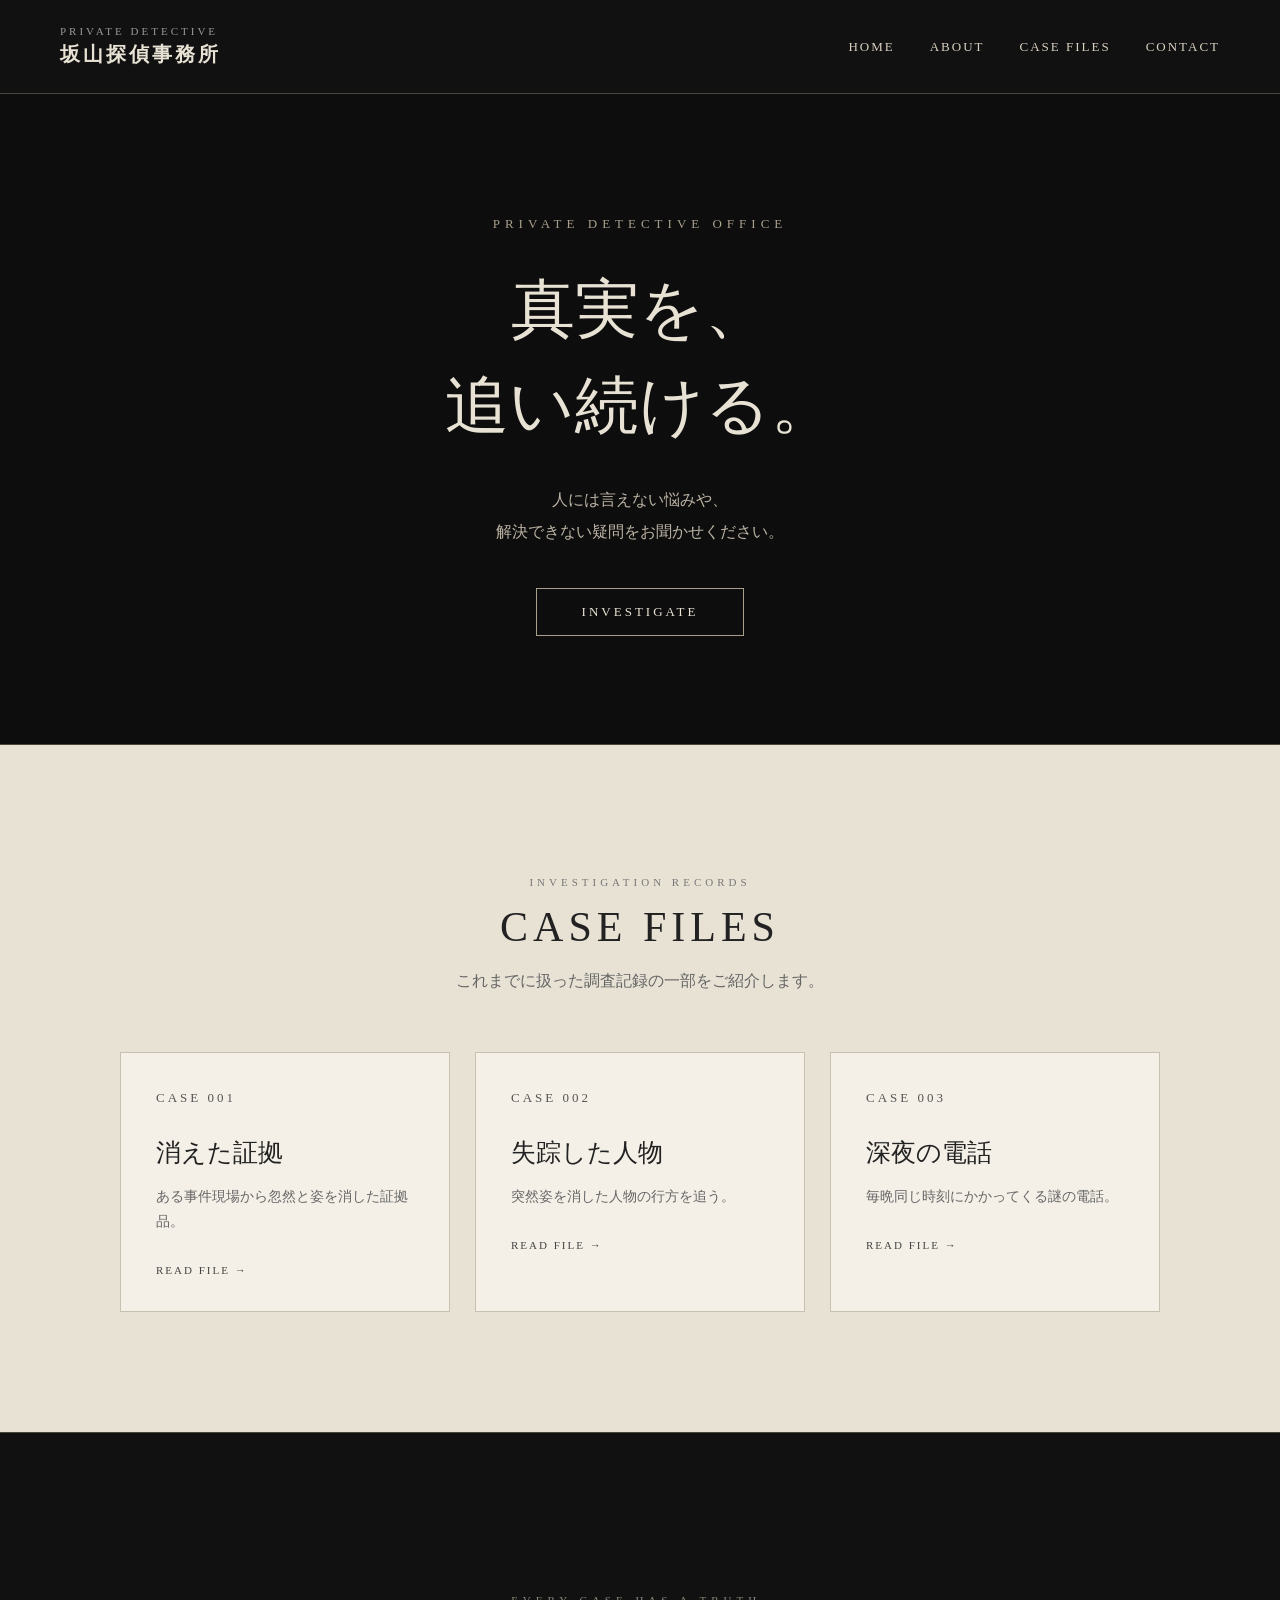
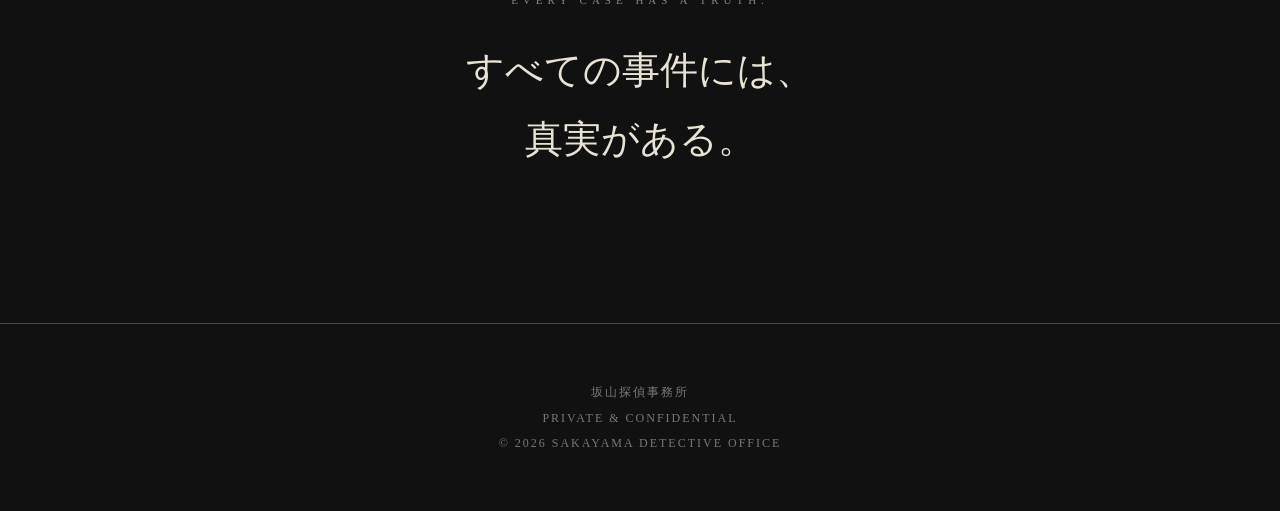
<file: index.html>
<!DOCTYPE html>
<html lang="ja">

<head>
    <meta charset="UTF-8">
    <meta name="viewport" content="width=device-width, initial-scale=1.0">

    <meta name="robots" content="noindex, nofollow">

    <title>坂山探偵事務所</title>

    <link rel="stylesheet" href="style.css">
</head>

<body>
    <!-- OPENING -->
    <div class="opening-screen">

        <div class="opening-content">

            <p>
            PRIVATE DETECTIVE
            </p>

            <h1>
            坂山探偵事務所
            </h1>

            <span>
            EVERY CASE HAS A TRUTH.
            </span>

        </div>

    </div>


    <!-- ヘッダー -->

    <header>

        <div class="logo">
            <span>PRIVATE DETECTIVE</span>
            <strong>坂山探偵事務所</strong>
        </div>

        <nav>
            <a href="index.html">HOME</a>
            <a href="about.html">ABOUT</a>
            <a href="works.html">CASE FILES</a>
            <a href="contact.html">CONTACT</a>
        </nav>

    </header>


    <!-- メイン -->

    <main>

        <!-- ヒーロー -->

        <section class="hero">

            <div class="hero-content">

                <p class="hero-subtitle">
                    PRIVATE DETECTIVE OFFICE
                </p>

                <h1>
                    真実を、<br>
                    追い続ける。
                </h1>

                <p class="hero-text">
                    人には言えない悩みや、<br>
                    解決できない疑問をお聞かせください。
                </p>

                <a href="about.html" class="main-button">
                    INVESTIGATE
                </a>

            </div>

        </section>


        <!-- CASE FILES -->

        <section class="case-section">

            <p class="section-label">
                INVESTIGATION RECORDS
            </p>

            <h2>
                CASE FILES
            </h2>

            <p class="section-description">
                これまでに扱った調査記録の一部をご紹介します。
            </p>


            <div class="case-container">


                <!-- CASE 01 -->

                <a href="works.html" class="case-card">

                    <span class="case-number">
                        CASE 001
                    </span>

                    <h3>
                        消えた証拠
                    </h3>

                    <p>
                        ある事件現場から忽然と姿を消した証拠品。
                    </p>

                    <span class="read-more">
                        READ FILE →
                    </span>

                </a>


                <!-- CASE 02 -->

                <a href="works.html" class="case-card">

                    <span class="case-number">
                        CASE 002
                    </span>

                    <h3>
                        失踪した人物
                    </h3>

                    <p>
                        突然姿を消した人物の行方を追う。
                    </p>

                    <span class="read-more">
                        READ FILE →
                    </span>

                </a>


                <!-- CASE 03 -->

                <a href="works.html" class="case-card">

                    <span class="case-number">
                        CASE 003
                    </span>

                    <h3>
                        深夜の電話
                    </h3>

                    <p>
                        毎晩同じ時刻にかかってくる謎の電話。
                    </p>

                    <span class="read-more">
                        READ FILE →
                    </span>

                </a>


            </div>

        </section>


        <!-- MESSAGE -->

        <section class="message">

            <p>
                EVERY CASE HAS A TRUTH.
            </p>

            <h2>
                すべての事件には、<br>
                真実がある。
            </h2>

        </section>

    </main>


    <!-- フッター -->

    <footer>

        <p>坂山探偵事務所</p>

        <p>
            PRIVATE & CONFIDENTIAL
        </p>

        <p>
            © 2026 SAKAYAMA DETECTIVE OFFICE
        </p>

    </footer>

</body>

</html>
<!-- GitHub Pages redeploy -->
</file>
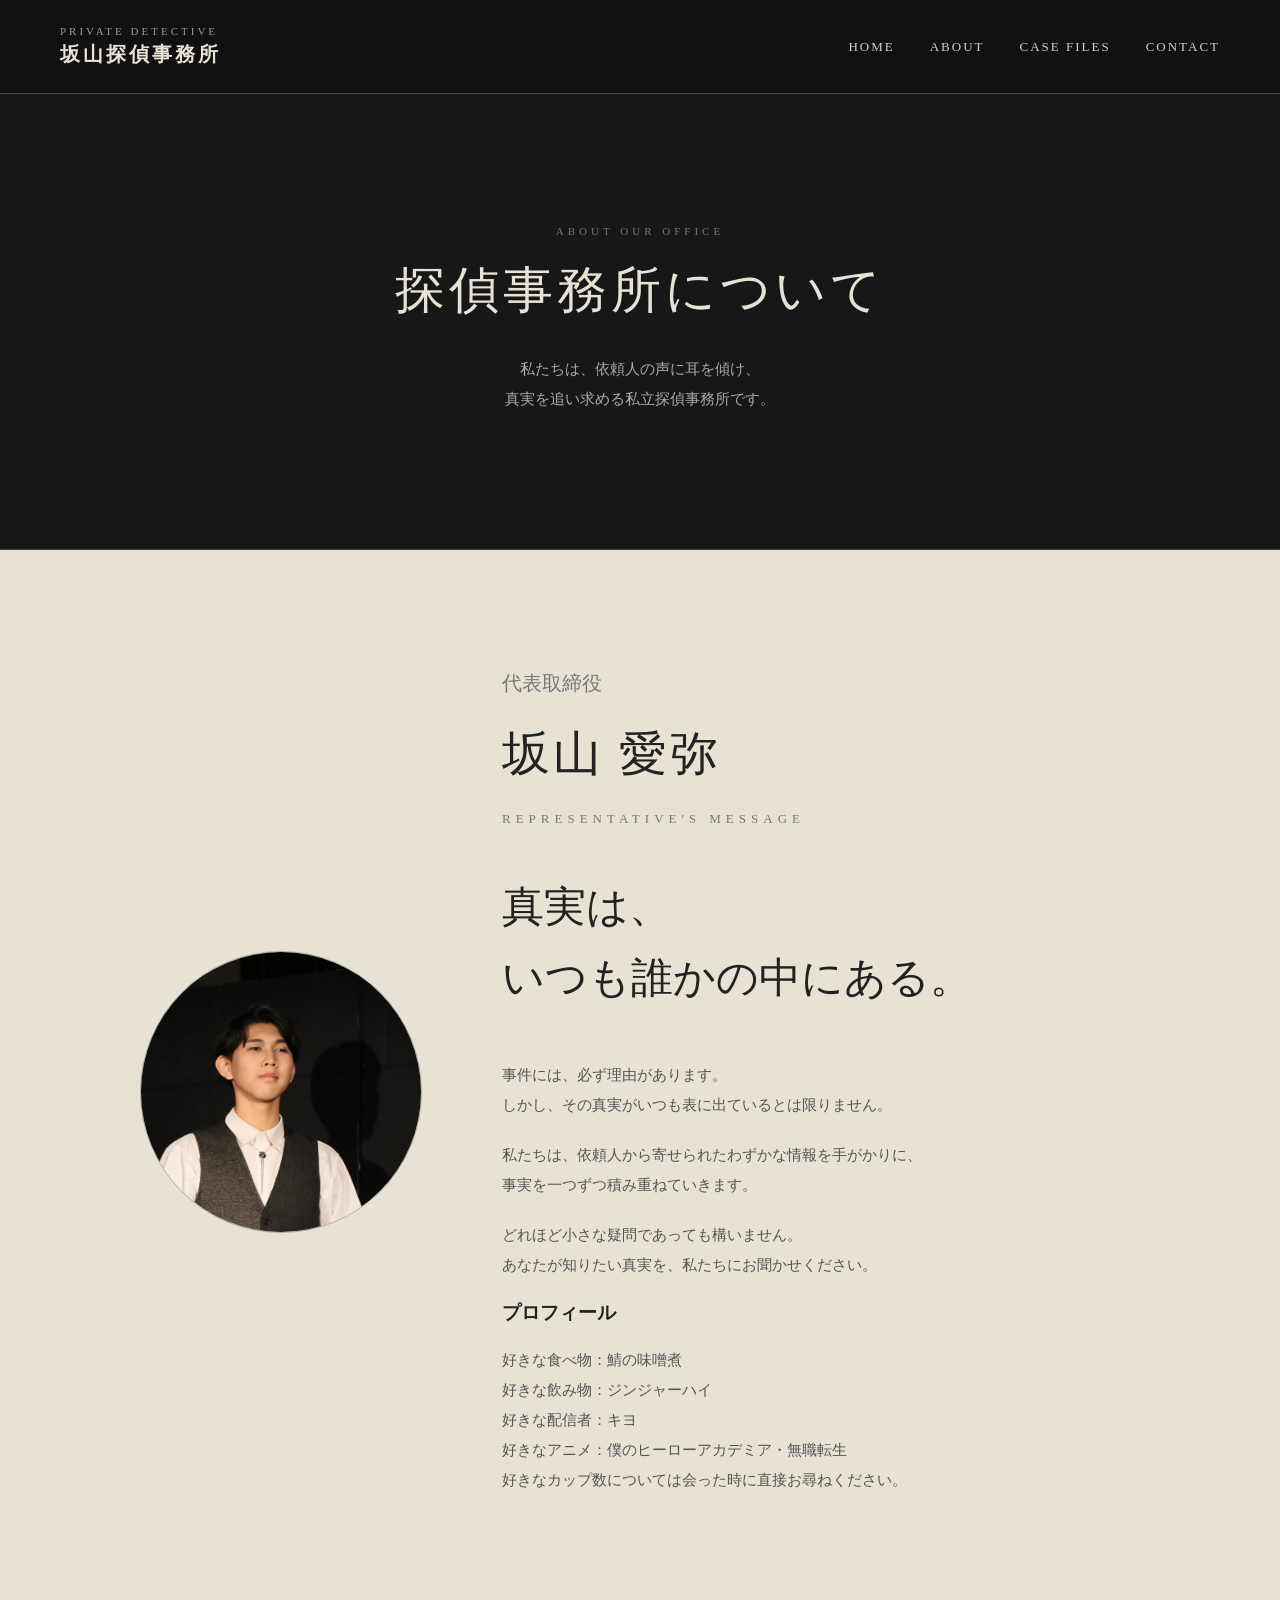
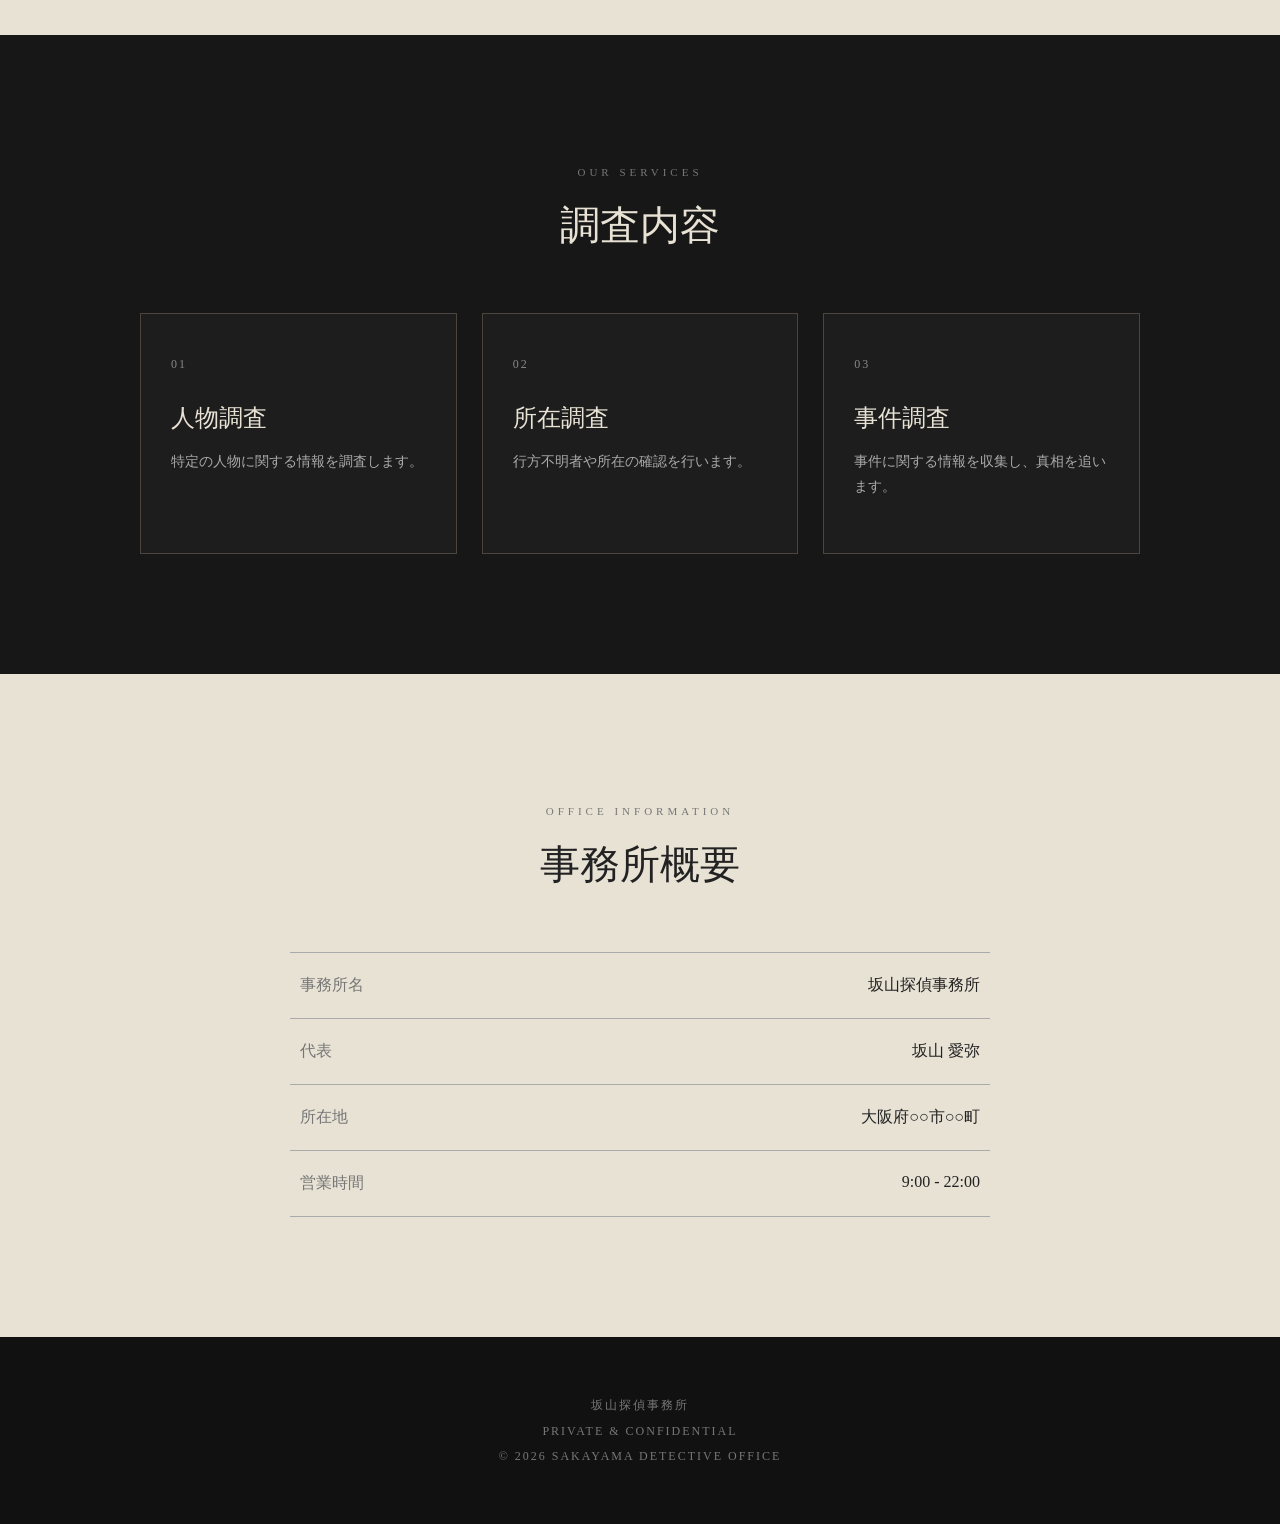
<file: about.html>
<!DOCTYPE html>
<html lang="ja">

<head>
    <meta charset="UTF-8">
    <meta name="viewport" content="width=device-width, initial-scale=1.0">

    <title>ABOUT | 坂山探偵事務所</title>

    <link rel="stylesheet" href="style.css">
</head>

<body>

    <!-- ヘッダー -->

    <header>

        <div class="logo">
            <span>PRIVATE DETECTIVE</span>
            <strong>坂山探偵事務所</strong>
        </div>

        <nav>
            <a href="index.html">HOME</a>
            <a href="about.html">ABOUT</a>
            <a href="works.html">CASE FILES</a>
            <a href="contact.html">CONTACT</a>
        </nav>

    </header>


    <!-- メイン -->

    <main>

        <!-- ABOUT INTRO -->

        <section class="about-hero">

            <p class="section-label">
                ABOUT OUR OFFICE
            </p>

            <h1>
                探偵事務所について
            </h1>

            <p>
                私たちは、依頼人の声に耳を傾け、<br>
                真実を追い求める私立探偵事務所です。
            </p>

        </section>


        <!-- REPRESENTATIVE MESSAGE -->

<section class="about-message">

    <div class="representative-container">

        <!-- 人物写真 -->

        <div class="representative-photo">

            <img src="images/profile.jpg" alt="代表取締役">

        </div>


        <!-- 代表挨拶 -->

        <div class="representative-text">

            <p class="representative-position">
                代表取締役
            </p>

            <p class="representative-name">
                坂山 愛弥
            </p>

            <p class="about-label">
                REPRESENTATIVE'S MESSAGE
            </p>

            <h2>
                真実は、<br>
                いつも誰かの中にある。
            </h2>

            <p class="representative-description">
                事件には、必ず理由があります。<br>
                しかし、その真実がいつも表に出ているとは限りません。
            </p>

            <p class="representative-description">
                私たちは、依頼人から寄せられたわずかな情報を手がかりに、<br>
                事実を一つずつ積み重ねていきます。
            </p>

            <p class="representative-description">
                どれほど小さな疑問であっても構いません。<br>
                あなたが知りたい真実を、私たちにお聞かせください。
            </p>

            <h3>
                プロフィール
            </h3>

            <p class="representative-description">
                好きな食べ物：鯖の味噌煮<br>
                好きな飲み物：ジンジャーハイ<br>
                好きな配信者：キヨ<br>
                好きなアニメ：僕のヒーローアカデミア・無職転生<br>
                好きなカップ数については会った時に直接お尋ねください。
                
            </p>



        </div>

    </div>

</section>

        <!-- SERVICES -->

        <section class="services">

            <p class="section-label">
                OUR SERVICES
            </p>

            <h2>
                調査内容
            </h2>


            <div class="service-container">


                <div class="service-card">

                    <span>01</span>

                    <h3>
                        人物調査
                    </h3>

                    <p>
                        特定の人物に関する情報を調査します。
                    </p>

                </div>


                <div class="service-card">

                    <span>02</span>

                    <h3>
                        所在調査
                    </h3>

                    <p>
                        行方不明者や所在の確認を行います。
                    </p>

                </div>


                <div class="service-card">

                    <span>03</span>

                    <h3>
                        事件調査
                    </h3>

                    <p>
                        事件に関する情報を収集し、真相を追います。
                    </p>

                </div>


            </div>

        </section>


        <!-- OFFICE INFORMATION -->

        <section class="office-info">

            <p class="section-label">
                OFFICE INFORMATION
            </p>

            <h2>
                事務所概要
            </h2>


            <div class="office-table">

                <div class="office-row">

                    <span>事務所名</span>

                    <strong>
                        坂山探偵事務所
                    </strong>

                </div>


                <div class="office-row">

                    <span>代表</span>

                    <strong>
                        坂山 愛弥
                    </strong>

                </div>


                <div class="office-row">

                    <span>所在地</span>

                    <strong>
                        大阪府○○市○○町
                    </strong>

                </div>


                <div class="office-row">

                    <span>営業時間</span>

                    <strong>
                        9:00 - 22:00
                    </strong>

                </div>


            </div>

        </section>

    </main>


    <!-- フッター -->

    <footer>

        <p>坂山探偵事務所</p>

        <p>
            PRIVATE & CONFIDENTIAL
        </p>

        <p>
            © 2026 SAKAYAMA DETECTIVE OFFICE
        </p>

    </footer>

</body>

</html>
</file>
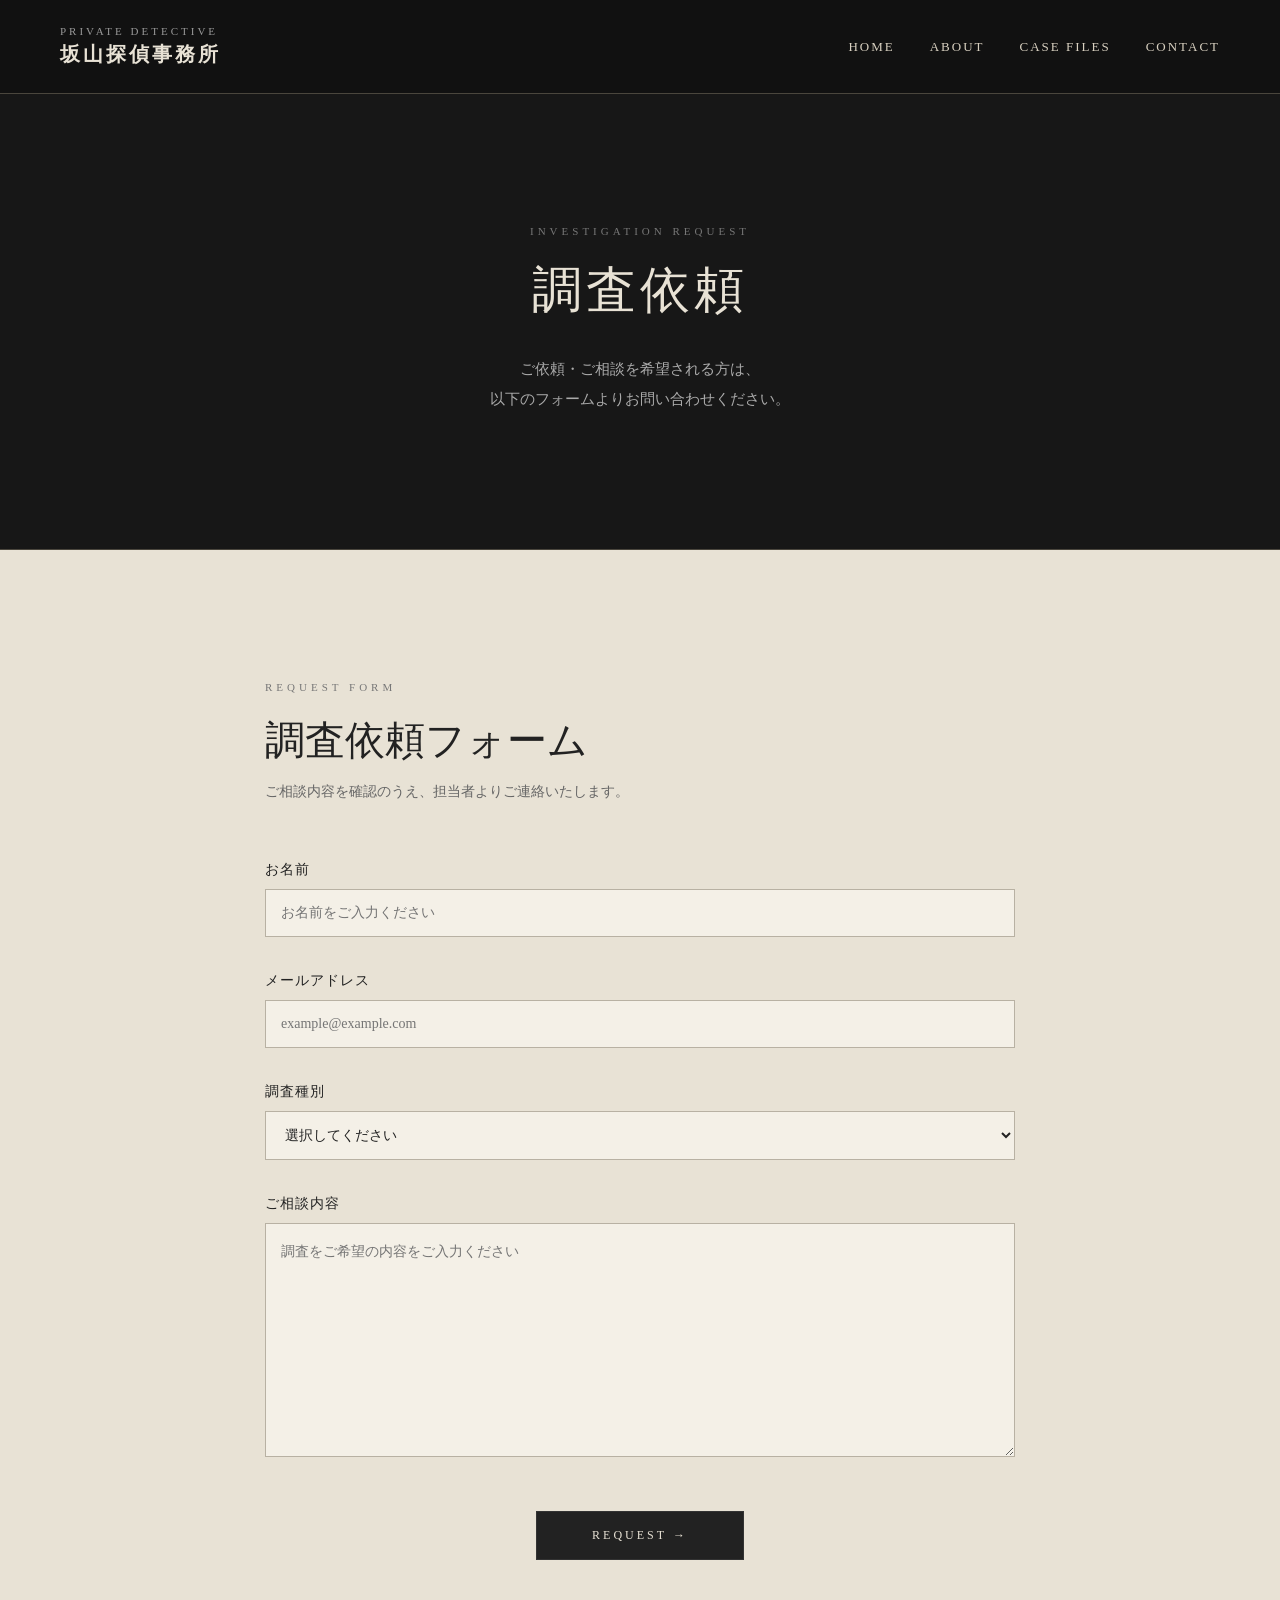
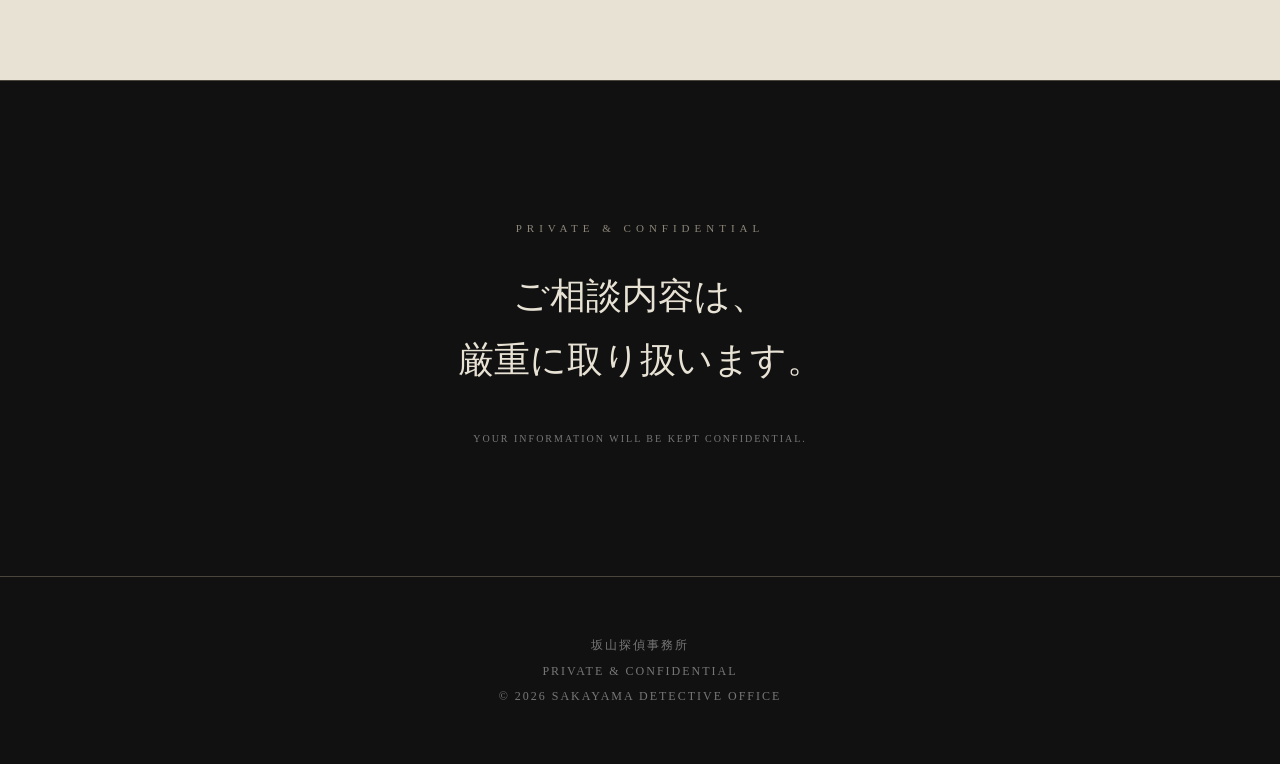
<file: contact.html>
<!DOCTYPE html>
<html lang="ja">

<head>

    <meta charset="UTF-8">

    <meta name="viewport" content="width=device-width, initial-scale=1.0">

    <title>CONTACT | 坂山探偵事務所</title>

    <link rel="stylesheet" href="style.css">

</head>


<body>


    <!-- ヘッダー -->

    <header>

        <div class="logo">

            <span>
                PRIVATE DETECTIVE
            </span>

            <strong>
                坂山探偵事務所
            </strong>

        </div>


        <nav>

            <a href="index.html">
                HOME
            </a>

            <a href="about.html">
                ABOUT
            </a>

            <a href="works.html">
                CASE FILES
            </a>

            <a href="contact.html">
                CONTACT
            </a>

        </nav>

    </header>



    <!-- メイン -->

    <main>


        <!-- CONTACT INTRO -->

        <section class="contact-hero">

            <p class="section-label">
                INVESTIGATION REQUEST
            </p>

            <h1>
                調査依頼
            </h1>

            <p>
                ご依頼・ご相談を希望される方は、<br>
                以下のフォームよりお問い合わせください。
            </p>

        </section>



        <!-- REQUEST FORM -->

        <section class="contact-form-section">

            <div class="contact-form-container">


                <p class="about-label">
                    REQUEST FORM
                </p>


                <h2>
                    調査依頼フォーム
                </h2>


                <p class="contact-description">
                    ご相談内容を確認のうえ、担当者よりご連絡いたします。
                </p>



                <form>


                    <!-- 名前 -->

                    <div class="form-item">

                        <label for="name">
                            お名前
                        </label>

                        <input
                            type="text"
                            id="name"
                            name="name"
                            placeholder="お名前をご入力ください"
                        >

                    </div>



                    <!-- メール -->

                    <div class="form-item">

                        <label for="email">
                            メールアドレス
                        </label>

                        <input
                            type="email"
                            id="email"
                            name="email"
                            placeholder="example@example.com"
                        >

                    </div>



                    <!-- 調査種別 -->

                    <div class="form-item">

                        <label for="category">
                            調査種別
                        </label>

                        <select
                            id="category"
                            name="category"
                        >

                            <option value="">
                                選択してください
                            </option>

                            <option value="person">
                                人物調査
                            </option>

                            <option value="location">
                                所在調査
                            </option>

                            <option value="case">
                                事件調査
                            </option>

                            <option value="other">
                                その他
                            </option>

                        </select>

                    </div>



                    <!-- 相談内容 -->

                    <div class="form-item">

                        <label for="message">
                            ご相談内容
                        </label>

                        <textarea
                            id="message"
                            name="message"
                            rows="8"
                            placeholder="調査をご希望の内容をご入力ください"
                        ></textarea>

                    </div>



                    <!-- 送信 -->

                    <div class="form-submit">

                        <button type="submit">
                            REQUEST →
                        </button>

                    </div>


                </form>

            </div>

        </section>



        <!-- CONFIDENTIAL -->

        <section class="contact-note">

            <p>
                PRIVATE & CONFIDENTIAL
            </p>

            <h2>
                ご相談内容は、<br>
                厳重に取り扱います。
            </h2>

            <span>
                YOUR INFORMATION WILL BE KEPT CONFIDENTIAL.
            </span>

        </section>


    </main>



    <!-- フッター -->

    <footer>

        <p>
            坂山探偵事務所
        </p>

        <p>
            PRIVATE & CONFIDENTIAL
        </p>

        <p>
            © 2026 SAKAYAMA DETECTIVE OFFICE
        </p>

    </footer>


</body>

</html>
</file>
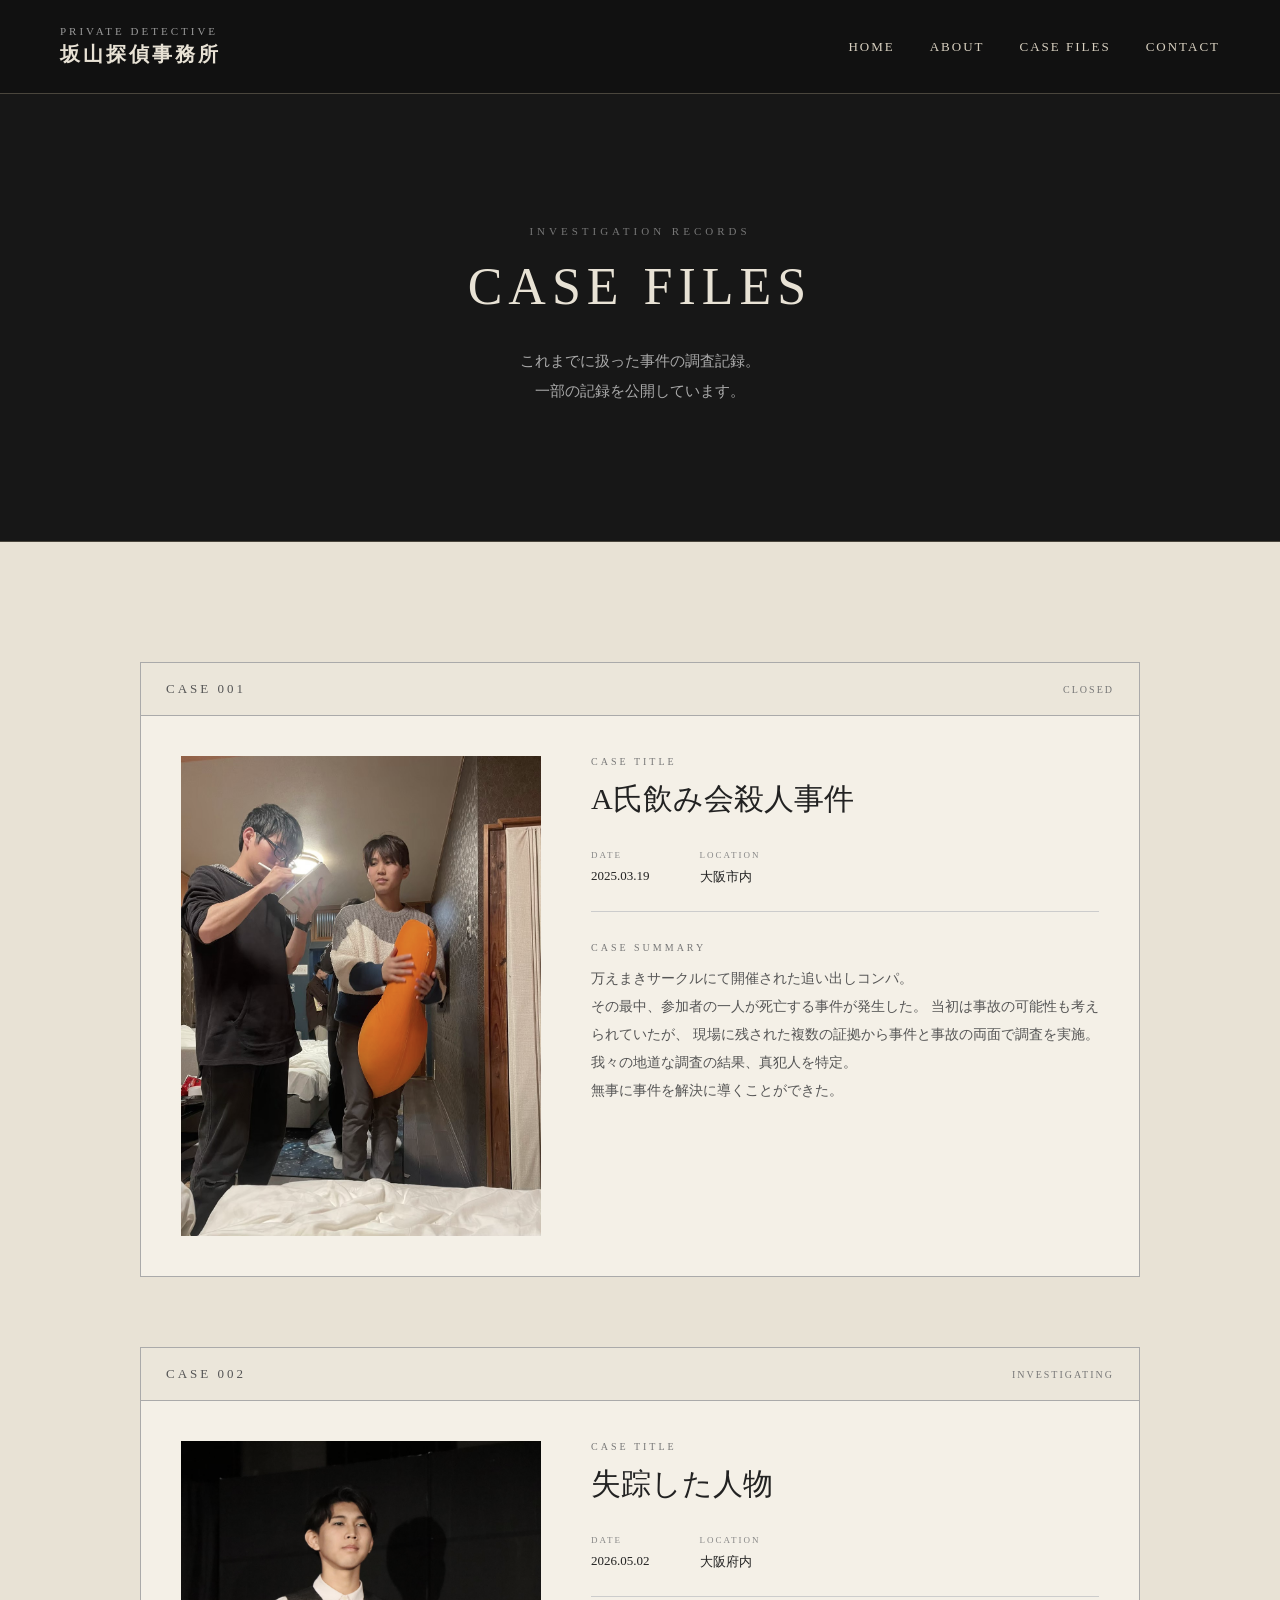
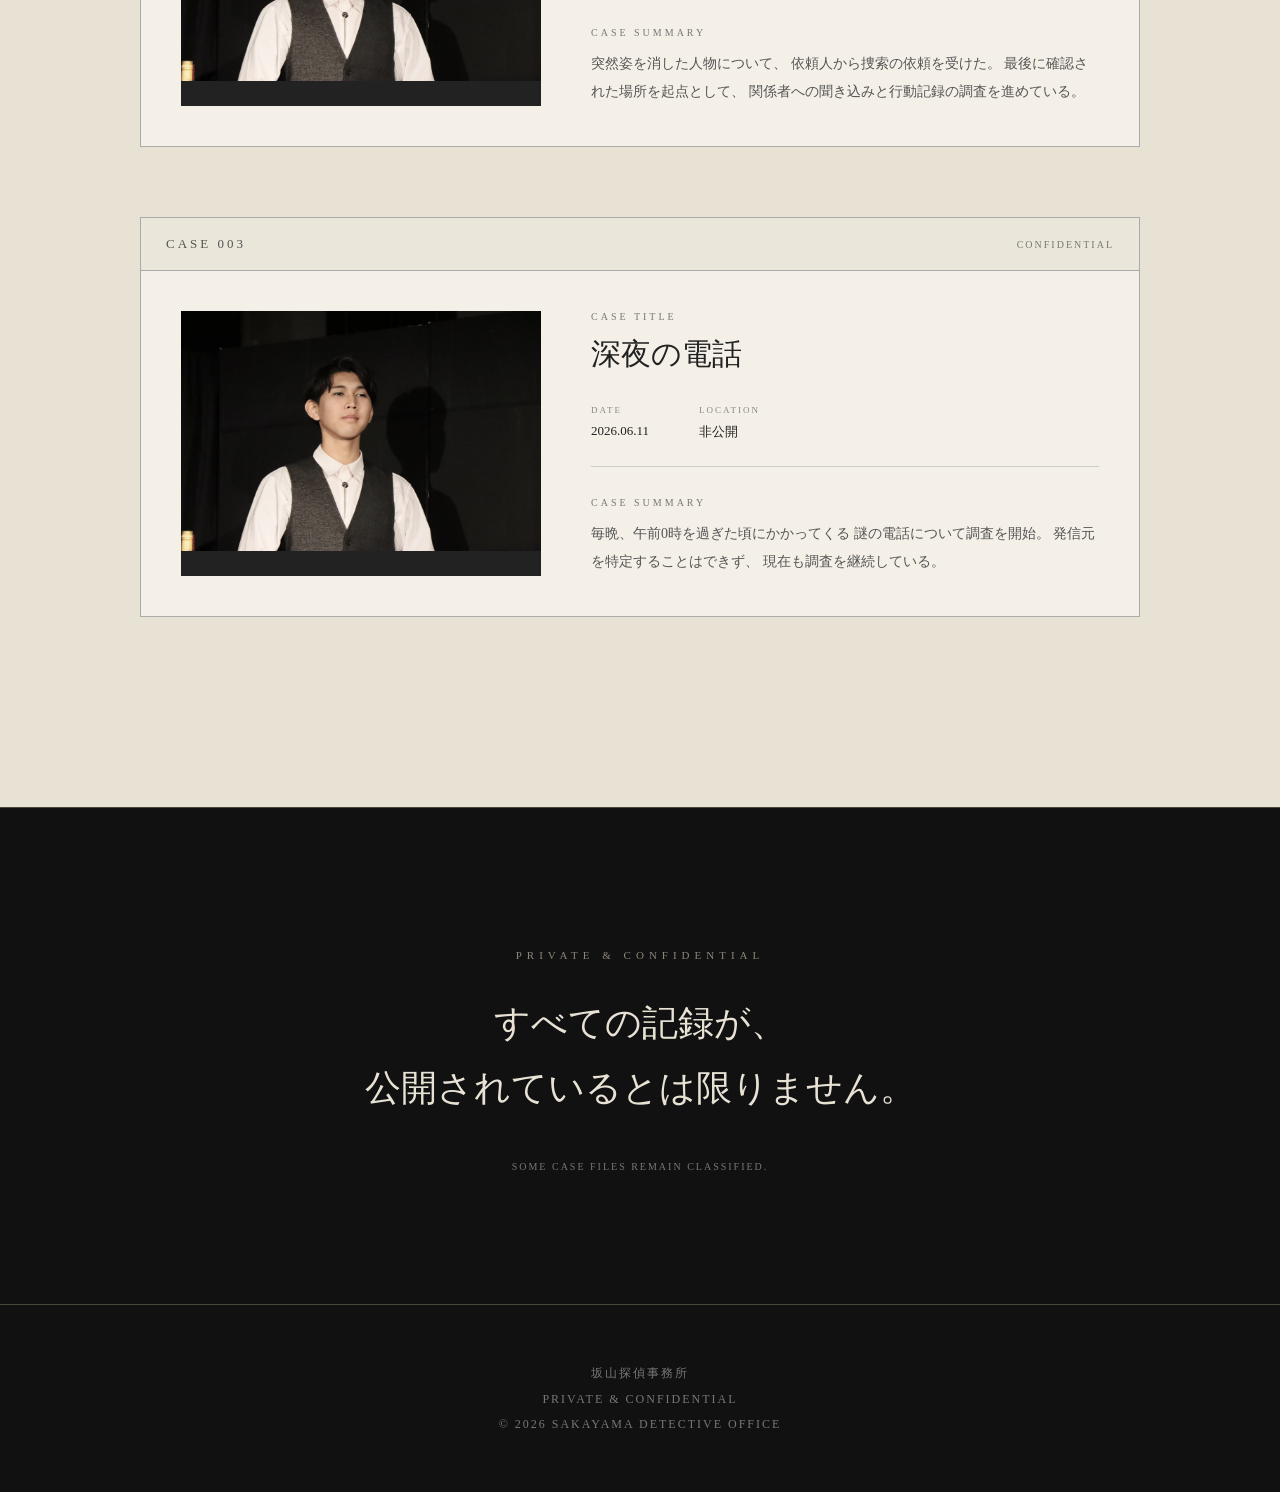
<file: works.html>
<!DOCTYPE html>
<html lang="ja">

<head>

    <meta charset="UTF-8">

    <meta name="viewport" content="width=device-width, initial-scale=1.0">

    <title>CASE FILES | 坂山探偵事務所</title>

    <link rel="stylesheet" href="style.css">

</head>


<body>


    <!-- ヘッダー -->

    <header>

        <div class="logo">

            <span>
                PRIVATE DETECTIVE
            </span>

            <strong>
                坂山探偵事務所
            </strong>

        </div>


        <nav>

            <a href="index.html">
                HOME
            </a>

            <a href="about.html">
                ABOUT
            </a>

            <a href="works.html">
                CASE FILES
            </a>

            <a href="contact.html">
                CONTACT
            </a>

        </nav>

    </header>



    <!-- メイン -->

    <main>


        <!-- CASE FILES INTRO -->

        <section class="casefile-hero">

            <p class="section-label">
                INVESTIGATION RECORDS
            </p>

            <h1>
                CASE FILES
            </h1>

            <p>
                これまでに扱った事件の調査記録。<br>
                一部の記録を公開しています。
            </p>

        </section>



        <!-- CASE FILES -->

        <section class="casefile-section">


            <div class="casefile-container">


                <!-- CASE 001 -->

                <article class="case-record">

                    <div class="case-record-header">

                        <span class="case-number">
                            CASE 001
                        </span>

                        <span class="case-status">
                            CLOSED
                        </span>

                    </div>


                    <div class="case-record-content">

                        <div class="case-image">

                            <img
                                src="images/work1.jpg"
                                alt="A氏飲み会殺人事件"
                            >

                        </div>


                        <div class="case-information">

                            <p class="case-label">
                                CASE TITLE
                            </p>

                            <h2>
                                A氏飲み会殺人事件
                            </h2>


                            <div class="case-meta">

                                <div>
                                    <span>
                                        DATE
                                    </span>

                                    <strong>
                                        2025.03.19
                                    </strong>
                                </div>


                                <div>
                                    <span>
                                        LOCATION
                                    </span>

                                    <strong>
                                        大阪市内
                                    </strong>
                                </div>

                            </div>


                            <p class="case-label">
                                CASE SUMMARY
                            </p>

                            <p class="case-description">
                                万えまきサークルにて開催された追い出しコンパ。<br>
                                その最中、参加者の一人が死亡する事件が発生した。
                                当初は事故の可能性も考えられていたが、
                                現場に残された複数の証拠から事件と事故の両面で調査を実施。
                                我々の地道な調査の結果、真犯人を特定。<br>
                                無事に事件を解決に導くことができた。
                            </p>

                        </div>

                    </div>

                </article>



                <!-- CASE 002 -->

                <article class="case-record">

                    <div class="case-record-header">

                        <span class="case-number">
                            CASE 002
                        </span>

                        <span class="case-status">
                            INVESTIGATING
                        </span>

                    </div>


                    <div class="case-record-content">

                        <div class="case-image">

                            <img
                                src="images/profile.jpg"
                                alt="失踪人物調査"
                            >

                        </div>


                        <div class="case-information">

                            <p class="case-label">
                                CASE TITLE
                            </p>

                            <h2>
                                失踪した人物
                            </h2>


                            <div class="case-meta">

                                <div>
                                    <span>
                                        DATE
                                    </span>

                                    <strong>
                                        2026.05.02
                                    </strong>
                                </div>


                                <div>
                                    <span>
                                        LOCATION
                                    </span>

                                    <strong>
                                        大阪府内
                                    </strong>
                                </div>

                            </div>


                            <p class="case-label">
                                CASE SUMMARY
                            </p>

                            <p class="case-description">
                                突然姿を消した人物について、
                                依頼人から捜索の依頼を受けた。
                                最後に確認された場所を起点として、
                                関係者への聞き込みと行動記録の調査を進めている。
                            </p>

                        </div>

                    </div>

                </article>



                <!-- CASE 003 -->

                <article class="case-record">

                    <div class="case-record-header">

                        <span class="case-number">
                            CASE 003
                        </span>

                        <span class="case-status">
                            CONFIDENTIAL
                        </span>

                    </div>


                    <div class="case-record-content">

                        <div class="case-image">

                            <img
                                src="images/profile.jpg"
                                alt="深夜の電話"
                            >

                        </div>


                        <div class="case-information">

                            <p class="case-label">
                                CASE TITLE
                            </p>

                            <h2>
                                深夜の電話
                            </h2>


                            <div class="case-meta">

                                <div>
                                    <span>
                                        DATE
                                    </span>

                                    <strong>
                                        2026.06.11
                                    </strong>
                                </div>


                                <div>
                                    <span>
                                        LOCATION
                                    </span>

                                    <strong>
                                        非公開
                                    </strong>
                                </div>

                            </div>


                            <p class="case-label">
                                CASE SUMMARY
                            </p>

                            <p class="case-description">
                                毎晩、午前0時を過ぎた頃にかかってくる
                                謎の電話について調査を開始。
                                発信元を特定することはできず、
                                現在も調査を継続している。
                            </p>

                        </div>

                    </div>

                </article>


            </div>

        </section>



        <!-- CONFIDENTIAL -->

        <section class="casefile-note">

            <p>
                PRIVATE & CONFIDENTIAL
            </p>

            <h2>
                すべての記録が、<br>
                公開されているとは限りません。
            </h2>

            <span>
                SOME CASE FILES REMAIN CLASSIFIED.
            </span>

        </section>


    </main>



    <!-- フッター -->

    <footer>

        <p>
            坂山探偵事務所
        </p>

        <p>
            PRIVATE & CONFIDENTIAL
        </p>

        <p>
            © 2026 SAKAYAMA DETECTIVE OFFICE
        </p>

    </footer>

    <!-- CASE FILES スクロールアニメーション -->

    <script>

            const caseRecords =
                document.querySelectorAll(".case-record");
    
    
            const observer =
                new IntersectionObserver(
                    (entries) => {
    
                        entries.forEach((entry) => {
    
                            if (entry.isIntersecting) {
    
                                entry.target.classList.add("is-visible");
    
                                observer.unobserve(entry.target);
    
                            }
    
                        });
    
                    },
                    {
                        threshold: 0.15
                    }
                );
    
    
            caseRecords.forEach((caseRecord) => {
    
                observer.observe(caseRecord);
    
            });
    
    </script>

</body>

</html>
</file>
<file: style.css>
/* =========================
   全体
========================= */

body {
    margin: 0;

    font-family: "Hiragino Mincho ProN", "Yu Mincho", serif;

    background-color: #171717;

    color: #e8e2d5;
}


/* =========================
   ヘッダー
========================= */

header {
    display: flex;

    justify-content: space-between;

    align-items: center;

    padding: 25px 60px;

    background-color: #111;

    border-bottom: 1px solid #4a463d;
}


/* ロゴ */

.logo {
    display: flex;

    flex-direction: column;
}


.logo span {
    font-family: Georgia, serif;

    font-size: 11px;

    letter-spacing: 3px;

    color: #999;
}


.logo strong {
    margin-top: 4px;

    font-size: 20px;

    letter-spacing: 3px;
}


/* =========================
   ナビゲーション
========================= */

nav {
    display: flex;

    gap: 35px;
}


nav a {
    color: #d8d0c0;

    text-decoration: none;

    font-family: Georgia, serif;

    font-size: 13px;

    letter-spacing: 2px;

    transition: 0.3s;
}


nav a  {
    color: #d8d0c0;

    text-decoration: none;

    font-family: Georgia, serif;

    font-size: 13px;

    letter-spacing: 2px;

    position: relative;

    transition: color 0.3s ease;
}


nav a::after {

    content: "";

    position: absolute;

    left: 0;

    bottom: -6px;

    width: 0;

    height: 1px;

    background-color: #d8d0c0;

    transition: width 0.3s ease;
}


nav a:hover {
    color: #fff;
}


nav a:hover::after {
    width: 100%;
}


/* =========================
   HERO
========================= */

.hero {
    min-height: 650px;

    display: flex;

    align-items: center;

    justify-content: center;

    text-align: center;

    background:
        linear-gradient(
            rgba(10, 10, 10, 0.75),
            rgba(10, 10, 10, 0.75)
        );

    border-bottom: 1px solid #4a463d;
}


.hero-content {
    max-width: 700px;

    padding: 40px;
}


.hero-subtitle {
    font-family: Georgia, serif;

    font-size: 13px;

    letter-spacing: 5px;

    color: #a89f8c;

    margin-bottom: 30px;
}


.hero h1 {
    font-size: 64px;

    font-weight: normal;

    line-height: 1.5;

    margin: 0 0 30px;
}


.hero-text {
    font-size: 16px;

    line-height: 2;

    color: #bbb3a4;

    margin-bottom: 40px;
}


/* =========================
   ボタン
========================= */

.main-button {
    display: inline-block;

    padding: 15px 45px;

    border: 1px solid #a89f8c;

    color: #e8e2d5;

    text-decoration: none;

    font-family: Georgia, serif;

    font-size: 13px;

    letter-spacing: 3px;

    transition:
        transform 0.4s ease,
        box-shadow 0.4s ease;
}


.main-button:hover {
    background-color: #e8e2d5;

    color: #171717;
}


/* =========================
   CASE FILES
========================= */

.case-section {
    padding: 120px 40px;

    text-align: center;

    background-color: #e8e2d5;

    color: #222;
}


.section-label {
    font-family: Georgia, serif;

    font-size: 11px;

    letter-spacing: 4px;

    color: #777;

    margin-bottom: 15px;
}


.case-section h2 {
    font-size: 42px;

    font-weight: normal;

    letter-spacing: 5px;

    margin: 0 0 20px;
}


.section-description {
    color: #666;

    margin-bottom: 60px;
}


/* =========================
   CASEカード
========================= */

.case-container {
    max-width: 1100px;

    margin: 0 auto;

    display: flex;

    gap: 25px;

    justify-content: center;
}


.case-card {
    flex: 1;

    max-width: 330px;

    padding: 35px;

    box-sizing: border-box;

    text-align: left;

    text-decoration: none;

    color: #222;

    background-color: #f4f0e7;

    border: 1px solid #c8c0b0;

    transition: 0.3s;
}


.case-card:hover {
    transform: translateY(-8px);

    box-shadow: 0 15px 30px rgba(0, 0, 0, 0.15);
}


.case-number {
    font-family: Georgia, serif;

    font-size: 12px;

    letter-spacing: 2px;

    color: #777;
}


.case-card h3 {
    font-size: 25px;

    font-weight: normal;

    margin: 30px 0 15px;
}


.case-card p {
    font-size: 14px;

    line-height: 1.8;

    color: #666;
}


.read-more {
    display: block;

    margin-top: 30px;

    font-family: Georgia, serif;

    font-size: 11px;

    letter-spacing: 2px;

    color: #444;
}


/* =========================
   MESSAGE
========================= */

.message {
    padding: 150px 30px;

    text-align: center;

    background-color: #111;

    border-top: 1px solid #4a463d;

    border-bottom: 1px solid #4a463d;
}


.message p {
    font-family: Georgia, serif;

    font-size: 11px;

    letter-spacing: 5px;

    color: #8d877a;

    margin-bottom: 30px;
}


.message h2 {
    font-size: 38px;

    font-weight: normal;

    line-height: 1.8;

    margin: 0;
}


/* =========================
   フッター
========================= */

footer {
    padding: 50px 20px;

    text-align: center;

    background-color: #111;

    color: #777;
}


footer p {
    margin: 10px;

    font-size: 12px;

    letter-spacing: 2px;
}

/* =========================
   ABOUT
========================= */


/* ABOUTトップ */

.about-hero {
    padding: 120px 30px;

    text-align: center;

    background-color: #171717;

    border-bottom: 1px solid #4a463d;
}


.about-hero h1 {
    font-size: 50px;

    font-weight: normal;

    letter-spacing: 4px;

    margin: 20px 0 30px;
}


.about-hero p:last-child {
    color: #aaa;

    line-height: 2;

    font-size: 15px;
}


/* -------------------------
   メッセージ
------------------------- */

.about-message {
    padding: 120px 30px;

    background-color: #e8e2d5;

    color: #222;
}


.about-text {
    max-width: 750px;

    margin: 0 auto;
}


.about-label {
    font-family: Georgia, serif;

    font-size: 11px;

    letter-spacing: 4px;

    color: #777;
}


.about-text h2 {
    font-size: 42px;

    font-weight: normal;

    line-height: 1.7;

    margin: 30px 0 40px;
}


.about-text p:not(.about-label) {
    font-size: 15px;

    line-height: 2;

    color: #555;

    margin-bottom: 25px;
}


/* -------------------------
   調査内容
------------------------- */

.services {
    padding: 120px 30px;

    text-align: center;

    background-color: #171717;
}


.services h2 {
    font-size: 40px;

    font-weight: normal;

    margin: 20px 0 60px;
}


.service-container {
    max-width: 1000px;

    margin: 0 auto;

    display: flex;

    gap: 25px;
}


.service-card {
    flex: 1;

    padding: 40px 30px;

    text-align: left;

    border: 1px solid #4a463d;

    background-color: #1d1d1d;
}


.service-card span {
    font-family: Georgia, serif;

    font-size: 12px;

    letter-spacing: 2px;

    color: #888;
}


.service-card h3 {
    font-size: 24px;

    font-weight: normal;

    margin: 30px 0 15px;
}


.service-card p {
    font-size: 14px;

    line-height: 1.8;

    color: #aaa;
}


/* -------------------------
   事務所概要
------------------------- */

.office-info {
    padding: 120px 30px;

    background-color: #e8e2d5;

    color: #222;

    text-align: center;
}


.office-info h2 {
    font-size: 40px;

    font-weight: normal;

    margin: 20px 0 60px;
}


.office-table {
    max-width: 700px;

    margin: 0 auto;

    border-top: 1px solid #aaa;
}


.office-row {
    display: flex;

    justify-content: space-between;

    padding: 22px 10px;

    border-bottom: 1px solid #aaa;

    text-align: left;
}


.office-row span {
    color: #777;
}


.office-row strong {
    font-weight: normal;
}

/* -------------------------
   代表挨拶
------------------------- */

.about-message {
    padding: 120px 30px;

    background-color: #e8e2d5;

    color: #222;
}

/* 挨拶本文 */

.representative-description {
    font-size: 15px;

    line-height: 2;

    color: #555;

    margin: 0 0 20px;
}
.representative-container {
    max-width: 1000px;

    margin: 0 auto;

    display: flex;

    align-items: center;

    gap: 80px;
}


/* 人物写真 */

.representative-photo {
    flex-shrink: 0;

    width: 280px;

    height: 280px;

    border-radius: 50%;

    overflow: hidden;

    border: 1px solid #aaa;
}


.representative-photo img {
    width: 100%;

    height: 100%;

    object-fit: cover;
}


/* 代表挨拶 */

.representative-text {
    max-width: 560px;
}


.representative-name {
    font-size: 48px;

    margin: 0 0 25px;

    letter-spacing: 3px;
}


.representative-position {
    font-size: 20px;

    color: #777;

    margin: 0 0 25px;

    
}


/* キャッチコピー */

.representative-text h2 {
    font-size: 42px;

    font-weight: normal;

    line-height: 1.7;

    margin: 0 0 45px;
}


.representative-text .about-label {
    font-family: Georgia, serif;

    font-size: 13px;

    letter-spacing: 5px;

    color: #777;

    margin: 0 0 45px;
}

/* =========================
   CONTACT
========================= */


/* CONTACTトップ */

.contact-hero {
    padding: 120px 30px;

    text-align: center;

    background-color: #171717;

    border-bottom: 1px solid #4a463d;
}


.contact-hero h1 {
    font-size: 50px;

    font-weight: normal;

    letter-spacing: 4px;

    margin: 20px 0 30px;
}


.contact-hero p:last-child {
    color: #aaa;

    line-height: 2;

    font-size: 15px;
}



/* -------------------------
   調査依頼フォーム
------------------------- */

.contact-form-section {
    padding: 120px 30px;

    background-color: #e8e2d5;

    color: #222;
}


.contact-form-container {
    max-width: 750px;

    margin: 0 auto;
}


.contact-form-container h2 {
    font-size: 40px;

    font-weight: normal;

    margin: 20px 0 15px;
}


.contact-description {
    color: #666;

    font-size: 14px;

    margin-bottom: 60px;
}



/* フォーム */

.form-item {
    margin-bottom: 35px;
}


.form-item label {
    display: block;

    margin-bottom: 10px;

    font-size: 14px;

    letter-spacing: 1px;
}


.form-item input,
.form-item select,
.form-item textarea {

    width: 100%;

    box-sizing: border-box;

    padding: 15px;

    border: 1px solid #b8b1a3;

    background-color: #f4f0e7;

    color: #222;

    font-family:
        "Hiragino Mincho ProN",
        "Yu Mincho",
        serif;

    font-size: 14px;

    outline: none;

    transition: 0.3s;
}


.form-item input:focus,
.form-item select:focus,
.form-item textarea:focus {

    border-color: #555;

    background-color: #fff;
}


.form-item textarea {

    resize: vertical;

    line-height: 1.8;
}



/* 送信ボタン */

.form-submit {

    margin-top: 50px;

    text-align: center;
}


.form-submit button {

    padding: 16px 55px;

    border: 1px solid #333;

    background-color: #222;

    color: #e8e2d5;

    font-family: Georgia, serif;

    font-size: 12px;

    letter-spacing: 3px;

    cursor: pointer;

    transition: 0.3s;
}


.form-submit button:hover {

    background-color: #e8e2d5;

    color: #222;

}



/* -------------------------
   CONFIDENTIAL
------------------------- */

.contact-note {

    padding: 130px 30px;

    text-align: center;

    background-color: #111;

    border-top: 1px solid #4a463d;

    border-bottom: 1px solid #4a463d;
}


.contact-note p {

    font-family: Georgia, serif;

    font-size: 11px;

    letter-spacing: 5px;

    color: #8d877a;

    margin-bottom: 30px;
}


.contact-note h2 {

    font-size: 36px;

    font-weight: normal;

    line-height: 1.8;

    margin: 0 0 35px;
}


.contact-note span {

    font-family: Georgia, serif;

    font-size: 10px;

    letter-spacing: 2px;

    color: #777;
}


/* =========================
   CASE FILES
========================= */


/* CASE FILES トップ */

.casefile-hero {
    padding: 120px 30px;

    text-align: center;

    background-color: #171717;

    border-bottom: 1px solid #4a463d;
}


.casefile-hero h1 {
    font-family: Georgia, serif;

    font-size: 52px;

    font-weight: normal;

    letter-spacing: 6px;

    margin: 20px 0 30px;
}


.casefile-hero p:last-child {
    color: #aaa;

    line-height: 2;

    font-size: 15px;
}



/* -------------------------
   事件記録
------------------------- */

.casefile-section {
    padding: 120px 30px;

    background-color: #e8e2d5;

    color: #222;
}


.casefile-container {
    max-width: 1000px;

    margin: 0 auto;
}



/* 事件ファイル */

.case-record {
    margin-bottom: 70px;

    border: 1px solid #aaa;

    background-color: #f4f0e7;
}



/* ファイル上部 */

.case-record-header {
    display: flex;

    justify-content: space-between;

    align-items: center;

    padding: 18px 25px;

    border-bottom: 1px solid #aaa;

    background-color: #ebe6da;
}


.case-number {
    font-family: Georgia, serif;

    font-size: 13px;

    letter-spacing: 3px;

    color: #555;
}


.case-status {
    font-family: Georgia, serif;

    font-size: 10px;

    letter-spacing: 2px;

    color: #777;
}



/* ファイル内容 */

.case-record-content {
    display: flex;

    gap: 50px;

    padding: 40px;
}



/* 写真 */

.case-image {
    width: 360px;

    flex-shrink: 0;

    overflow: hidden;

    background-color: #222;
}


.case-image img {
    width: 100%;

    height: auto;

    display: block;

    object-fit: contain;

    filter: grayscale(30%);
}



/* 事件情報 */

.case-information {
    flex: 1;
}


.case-label {
    font-family: Georgia, serif;

    font-size: 10px;

    letter-spacing: 3px;

    color: #777;

    margin: 0 0 12px;
}


.case-information h2 {
    font-size: 30px;

    font-weight: normal;

    margin: 0 0 30px;
}



/* DATE / LOCATION */

.case-meta {
    display: flex;

    gap: 50px;

    margin-bottom: 30px;

    padding-bottom: 25px;

    border-bottom: 1px solid #ccc;
}


.case-meta div {
    display: flex;

    flex-direction: column;

    gap: 8px;
}


.case-meta span {
    font-family: Georgia, serif;

    font-size: 9px;

    letter-spacing: 2px;

    color: #888;
}


.case-meta strong {
    font-size: 13px;

    font-weight: normal;
}



/* 事件概要 */

.case-description {
    font-size: 14px;

    line-height: 2;

    color: #555;

    margin: 0;
}



/* -------------------------
   CONFIDENTIAL
------------------------- */

.casefile-note {
    padding: 130px 30px;

    text-align: center;

    background-color: #111;

    border-top: 1px solid #4a463d;

    border-bottom: 1px solid #4a463d;
}


.casefile-note p {
    font-family: Georgia, serif;

    font-size: 11px;

    letter-spacing: 5px;

    color: #8d877a;

    margin-bottom: 30px;
}


.casefile-note h2 {
    font-size: 36px;

    font-weight: normal;

    line-height: 1.8;

    margin: 0 0 35px;
}


.casefile-note span {
    font-family: Georgia, serif;

    font-size: 10px;

    letter-spacing: 2px;

    color: #777;
}

/* =========================
   スマートフォン対応
========================= */

@media (max-width: 768px) {


    /* -------------------------
       ヘッダー
    ------------------------- */

    header {
        padding: 20px;
        
        flex-direction: column;

        gap: 20px;
    }


    .logo {
        text-align: center;
    }


    .logo strong {
        font-size: 18px;
    }


    nav {
        gap: 20px;

        justify-content: center;

        flex-wrap: wrap;
    }


    nav a {
        font-size: 11px;

        letter-spacing: 1px;
    }

        /* OPENING */

        .opening-content {
            width: 90%;
        }
    
    
        .opening-content h1 {
            font-size: 30px;
    
            letter-spacing: 3px;
        }
    
    
        .opening-content p {
            font-size: 10px;
    
            letter-spacing: 4px;
        }
    
    
        .opening-content span {
            font-size: 8px;
    
            letter-spacing: 2px;
        }

    /* -------------------------
       HERO
    ------------------------- */

    .hero {
        min-height: 600px;

        padding: 30px 20px;

        box-sizing: border-box;
    }


    .hero-content {
        padding: 20px;
    }


    .hero-subtitle {
        font-size: 10px;

        letter-spacing: 3px;
    }


    .hero h1 {
        font-size: 42px;

        line-height: 1.5;
    }


    .hero-text {
        font-size: 14px;

        line-height: 1.9;
    }


    .main-button {
        padding: 14px 35px;

        font-size: 11px;
    }



    /* -------------------------
       CASE FILES
    ------------------------- */

    .case-section {
        padding: 80px 20px;
    }


    .case-section h2 {
        font-size: 32px;

        letter-spacing: 3px;
    }


    .section-description {
        font-size: 14px;

        line-height: 1.8;

        margin-bottom: 40px;
    }


    /* カードを縦並びにする */

    .case-container {
        flex-direction: column;

        align-items: center;

        gap: 20px;
    }


    .case-card {
        width: 100%;

        max-width: 400px;
    }



    /* -------------------------
       MESSAGE
    ------------------------- */

    .message {
        padding: 100px 20px;
    }


    .message p {
        font-size: 9px;

        letter-spacing: 3px;
    }


    .message h2 {
        font-size: 28px;

        line-height: 1.8;
    }



    /* -------------------------
       FOOTER
    ------------------------- */

    footer {
        padding: 40px 20px;
    }


    footer p {
        font-size: 10px;
    }

        /* ABOUT */

        .about-hero {
            padding: 90px 20px;
        }
    
    
        .about-hero h1 {
            font-size: 34px;
    
            letter-spacing: 2px;
        }
    
    
        .about-message {
            padding: 80px 25px;
        }
    
    
        .about-text h2 {
            font-size: 30px;
        }
    
    
        .service-container {
            flex-direction: column;
        }
    
    
        .service-card {
            width: 100%;
    
            box-sizing: border-box;
        }
    
    
        .office-info {
            padding: 80px 20px;
        }
    
    
        .office-info h2 {
            font-size: 32px;
        }
    
    
        .office-row {
            flex-direction: column;
    
            gap: 8px;
        }

            /* 代表挨拶 */

    .representative-container {
        flex-direction: column;

        gap: 45px;

        text-align: center;
    }


    .representative-photo {
        width: 220px;

        height: 220px;
    }


    .representative-text {
        max-width: 100%;
    }


    .representative-text h2 {
        font-size: 30px;
    }


    .representative-text p:not(.about-label):not(.representative-name):not(.representative-position) {
        text-align: left;
    }

        /* CONTACT */

        .contact-hero {
            padding: 90px 20px;
        }
    
    
        .contact-hero h1 {
            font-size: 34px;
    
            letter-spacing: 2px;
        }
    
    
        .contact-form-section {
            padding: 80px 25px;
        }
    
    
        .contact-form-container h2 {
            font-size: 30px;
        }
    
    
        .contact-description {
            line-height: 1.8;
    
            margin-bottom: 45px;
        }
    
    
        .form-item {
            margin-bottom: 28px;
        }
    
    
        .form-item input,
        .form-item select,
        .form-item textarea {
            padding: 13px;
    
            font-size: 14px;
        }
    
    
        .form-submit button {
            width: 100%;
    
            padding: 15px;
        }
    
    
        .contact-note {
            padding: 100px 20px;
        }
    
    
        .contact-note h2 {
            font-size: 28px;
        }

        /* CASE FILES */

        .casefile-hero {
            padding: 90px 20px;
        }
    
    
        .casefile-hero h1 {
            font-size: 38px;
    
            letter-spacing: 4px;
        }
    
    
        .casefile-section {
            padding: 80px 20px;
        }
    
    
        .case-record {
            margin-bottom: 40px;
        }
    
    
        .case-record-header {
            padding: 15px 18px;
        }
    
    
        .case-record-content {
            flex-direction: column;
    
            gap: 30px;
    
            padding: 25px;
        }
    
    
        .case-image {
            width: 100%;
    
            height: auto;
        }
    
    
        .case-information h2 {
            font-size: 26px;
    
            margin-bottom: 25px;
        }
    
    
        .case-meta {
            gap: 30px;
    
            flex-wrap: wrap;
        }
    
    
        .case-description {
            font-size: 14px;
    
            line-height: 1.9;
        }
    
    
        .casefile-note {
            padding: 100px 20px;
        }
    
    
        .casefile-note h2 {
            font-size: 28px;
        }



}
/* =========================
   Ver.4 ANIMATION
========================= */


/* -------------------------
   ページ表示
------------------------- */

body {
    animation: pageFadeIn 1.2s ease;
}


@keyframes pageFadeIn {

    from {
        opacity: 0;
    }

    to {
        opacity: 1;
    }

}

/* -------------------------
   HERO アニメーション
------------------------- */

.hero-subtitle {
    animation: fadeUp 1s ease 0.3s both;
}


.hero h1 {
    animation: fadeUp 1s ease 0.6s both;
}


.hero-text {
    animation: fadeUp 1s ease 0.9s both;
}


.main-button {
    animation: fadeUp 1s ease 1.2s both;
}


@keyframes fadeUp {

    from {
        opacity: 0;

        transform: translateY(25px);
    }

    to {
        opacity: 1;

        transform: translateY(0);
    }

}

/* -------------------------
   CASE FILES スクロール表示
------------------------- */

.case-record {

    opacity: 0;

    transform:
        translateY(30px)
        scale(0.98);

    transition:
        opacity 1.5s ease,
        transform 1.5s ease;
}


/* 画面内に入ったCASE FILE */

.case-record.is-visible {

    opacity: 1;

    transform:
        translateY(0)
        scale(1);
}




/* =========================
   HOME OPENING
========================= */

.opening-screen {

    position: fixed;

    inset: 0;

    z-index: 9999;

    display: flex;

    align-items: center;

    justify-content: center;

    background-color: #111;

    color: #e8e2d5;

    animation: openingFadeOut 1.5s ease 2.3s forwards;

    pointer-events: none;
}


.opening-content {

    text-align: center;

    animation: openingContent 1.5s ease forwards;
}


.opening-content p {

    font-family: Georgia, serif;

    font-size: 12px;

    letter-spacing: 6px;

    color: #999;

    margin: 0 0 25px;
}


.opening-content h1 {

    font-size: 42px;

    font-weight: normal;

    letter-spacing: 5px;

    margin: 0 0 30px;
}


.opening-content span {

    font-family: Georgia, serif;

    font-size: 10px;

    letter-spacing: 4px;

    color: #777;
}


/* 画面全体が消える */

@keyframes openingFadeOut {

    0% {
        opacity: 1;
    }

    100% {
        opacity: 0;

        visibility: hidden;
    }

}


/* 中央の文字 */

@keyframes openingContent {

    0% {

        opacity: 0;

        transform: translateY(15px);

    }

    100% {

        opacity: 1;

        transform: translateY(0);

    }

}

.case-record {

    transition:
        transform 0.4s ease,
        box-shadow 0.4s ease;
}


@media (hover: hover) and (pointer: fine) {

    .case-record:hover {

        transform:
            translateY(-5px);

        box-shadow:
            0 15px 35px rgba(0, 0, 0, 0.12);

    }

}
</file>
